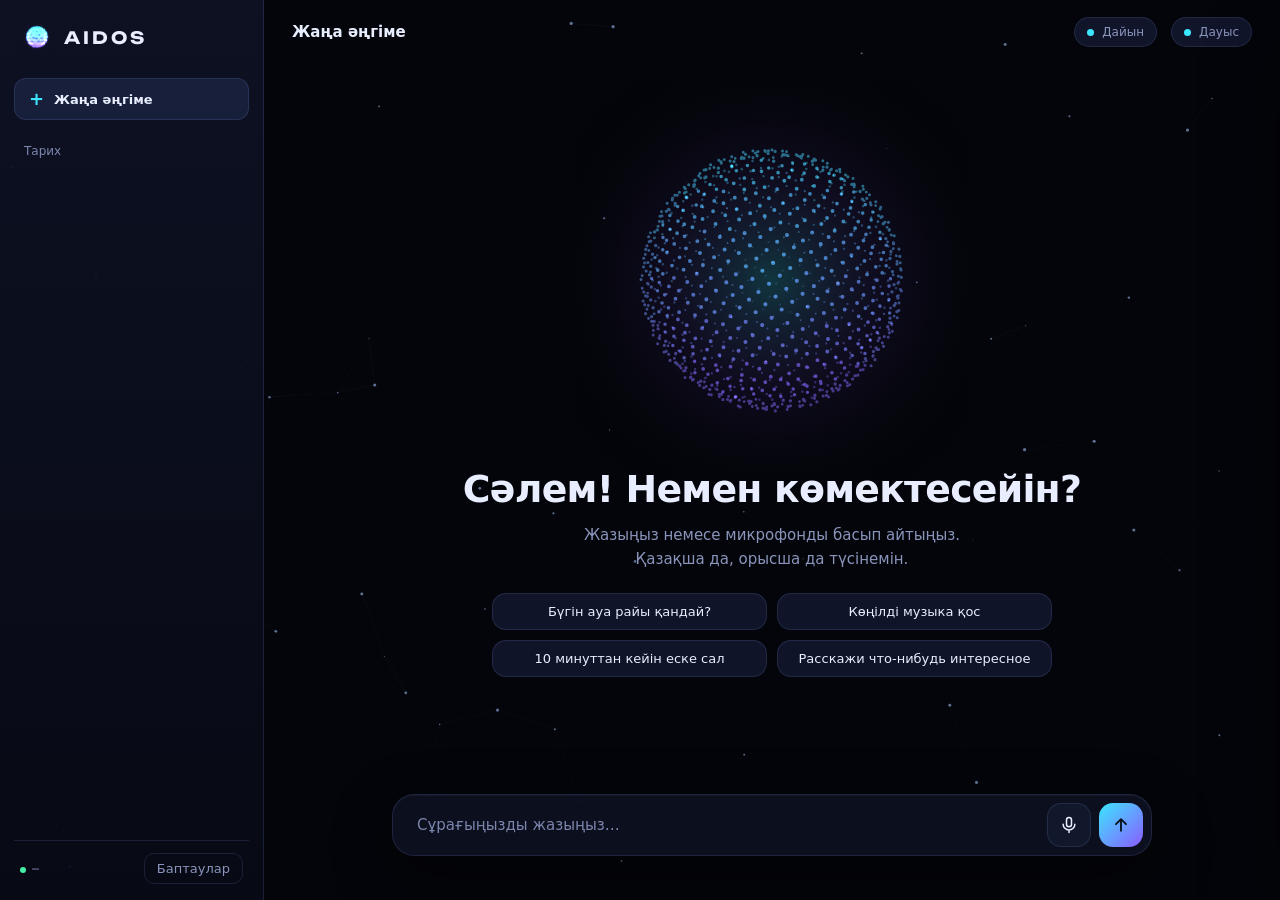
<file: src/aidos/webui/web/index.html>
<!doctype html>
<html lang="kk">
<head>
<meta charset="utf-8">
<meta name="viewport" content="width=device-width, initial-scale=1">
<title>Aidos</title>
<link rel="preconnect" href="https://fonts.googleapis.com">
<link rel="stylesheet" href="https://fonts.googleapis.com/css2?family=Unbounded:wght@600;700&family=JetBrains+Mono:wght@400;500&display=swap">
<style>
  :root {
    --void: #04050A;
    --deep: #0A0D18;
    --glass: rgba(18, 24, 46, 0.9);
    --glass-hi: rgba(34, 44, 80, 0.55);
    --edge: rgba(140, 170, 255, 0.14);
    --edge-hi: rgba(140, 170, 255, 0.28);
    --plasma: #3CE6FF;
    --ion: #8B5CFF;
    --pulse: #FF4FD8;
    --solar: #FFB13D;
    --text: #E8EEFF;
    --dim: #8A95BC;
    --faint: #7C86AD;
    --state: var(--plasma);
    /* Unbounded — тек латын логотипке: онда қазақ әріптері жоқ */
    --brand: "Unbounded", "SF Pro Display", system-ui, sans-serif;
    --display: "SF Pro Display", system-ui, -apple-system, sans-serif;
    --body: "SF Pro Text", system-ui, -apple-system, sans-serif;
    --orb: min(400px, 44vh);
    --mono: "JetBrains Mono", ui-monospace, Menlo, monospace;
  }
  body[data-state="listening"] { --state: var(--pulse); }
  body[data-state="thinking"]  { --state: var(--solar); }
  body[data-state="speaking"]  { --state: var(--plasma); }

  * { box-sizing: border-box; margin: 0; }
  button, input, select { font: inherit; color: inherit; }
  html, body { height: 100%; }
  body {
    background: var(--void);
    color: var(--text);
    font: 15px/1.6 var(--body);
    overflow: hidden;
    -webkit-font-smoothing: antialiased;
    user-select: none;
  }
  #bg { position: fixed; inset: 0; z-index: 0; }

  .app { position: relative; z-index: 1; display: grid; grid-template-columns: 264px 1fr; height: 100%; }

  /* ── Rail ─────────────────────────────────────────── */
  .rail {
    display: flex; flex-direction: column; gap: 6px;
    padding: 22px 14px 16px;
    background: linear-gradient(180deg, rgba(14, 18, 36, 0.94), rgba(8, 10, 22, 0.92));
    border-right: 1px solid var(--edge);
  }
  .brand { display: flex; align-items: center; gap: 12px; padding: 0 8px 20px; }
  .brand canvas { width: 30px; height: 30px; }
  .brand b { font: 700 17px/1 var(--brand); letter-spacing: 0.18em; }
  .new {
    display: flex; align-items: center; gap: 10px;
    height: 42px; padding: 0 14px; border-radius: 12px;
    background: var(--glass-hi); border: 1px solid var(--edge);
    color: var(--text); font: 600 13px var(--body); cursor: pointer;
    transition: border-color .2s;
  }
  .new:hover { border-color: rgba(60, 230, 255, .5); }
  .new span { color: var(--plasma); font-size: 18px; line-height: 1; }
  .rail-h { font: 400 12px var(--body); color: var(--faint); padding: 18px 10px 6px; }
  .history { flex: 1; overflow-y: auto; display: flex; flex-direction: column; gap: 2px; padding-right: 2px; }
  .history button {
    text-align: left; border: 0; background: transparent; color: var(--dim);
    font: 400 13px var(--body); padding: 8px 10px; border-radius: 10px; cursor: pointer;
    white-space: nowrap; overflow: hidden; text-overflow: ellipsis; position: relative;
  }
  .history button:hover { background: rgba(140, 170, 255, .07); color: var(--text); }
  .history button.active { color: var(--text); background: rgba(60, 230, 255, .12); }
  .rail-foot { display: flex; align-items: center; justify-content: space-between; gap: 8px; padding: 12px 6px 0; border-top: 1px solid var(--edge); }
  .telemetry { font: 400 12px var(--body); color: var(--faint); line-height: 1.5; overflow: hidden; }
  .telemetry i { display: inline-block; width: 6px; height: 6px; border-radius: 50%; background: #45F0A6; margin-right: 6px; font-style: normal; }
  .mono { font-family: var(--mono); }
  .ghost {
    border: 1px solid var(--edge); background: transparent; color: var(--dim);
    font: 400 13px var(--body); padding: 7px 12px; border-radius: 10px; cursor: pointer;
  }
  .ghost:hover { color: var(--text); border-color: var(--edge-hi); }

  /* ── Main ─────────────────────────────────────────── */
  main { position: relative; display: grid; grid-template-rows: 64px 1fr auto; min-width: 0; }
  header { display: flex; align-items: center; gap: 14px; padding: 0 28px; }
  header h1 { font: 600 15px var(--body); flex: 1; white-space: nowrap; overflow: hidden; text-overflow: ellipsis; }
  .chip {
    display: inline-flex; align-items: center; gap: 8px; height: 30px; padding: 0 12px;
    border-radius: 15px; border: 1px solid var(--edge); background: var(--glass);
    font: 400 12px var(--body); color: var(--dim); transition: color .3s, border-color .3s;
  }
  .chip .dot { width: 7px; height: 7px; border-radius: 50%; background: var(--state); }
  body:not([data-state="idle"]) .chip { color: var(--text); border-color: color-mix(in srgb, var(--state) 45%, transparent); }
  body:not([data-state="idle"]) .chip .dot { animation: blink 1s ease-in-out infinite; }
  @keyframes blink { 50% { opacity: .35; } }
  .chip.btn { cursor: pointer; }
  .chip.btn.off { color: var(--faint); }
  .chip.btn.off .dot { background: var(--faint); box-shadow: none; }

  /* ── Orb stage ────────────────────────────────────── */
  #orb {
    position: absolute; left: 50%; top: calc(64px + 2vh); width: var(--orb); height: var(--orb);
    transform: translateX(-50%);
    transition: top .9s cubic-bezier(.2,.8,.2,1), width .9s cubic-bezier(.2,.8,.2,1), height .9s cubic-bezier(.2,.8,.2,1), opacity .6s;
    pointer-events: none; z-index: 0;
  }
  body.chatting #orb { top: 6px; width: 140px; height: 140px; opacity: .9; }

  .welcome {
    position: absolute; inset: 64px 0 0; display: flex; flex-direction: column; align-items: center; justify-content: flex-start;
    padding: calc(2vh + var(--orb) - 10px) 24px 0; text-align: center; gap: 12px; transition: opacity .25s, transform .3s;
  }
  body.chatting .welcome { opacity: 0; transform: translateY(20px); pointer-events: none; }
  .welcome h2 {
    font: 700 clamp(26px, 4.2vh, 38px)/1.15 var(--display); letter-spacing: -0.02em;
    color: var(--text);
  }
  .welcome p { color: var(--dim); max-width: 46ch; }
  .suggest { display: grid; grid-template-columns: repeat(2, minmax(0, 1fr)); gap: 10px; width: min(560px, 100%); margin-top: 10px; }
  .suggest button {
    border: 1px solid var(--edge); background: rgba(18,24,46,.85); color: var(--text);
    font: 400 13px var(--body); padding: 10px 16px; border-radius: 14px; cursor: pointer;
    transition: border-color .2s, background .2s;
  }
  .suggest button:hover { border-color: rgba(60,230,255,.45); background: rgba(34,44,80,.9); }

  /* ── Messages ─────────────────────────────────────── */
  .scroll { overflow-y: auto; padding: 120px 0 24px; opacity: 0; transition: opacity .5s .2s; mask-image: linear-gradient(transparent 0, #000 140px); }
  body.chatting .scroll { opacity: 1; }
  .thread { max-width: 760px; margin: 0 auto; padding: 0 32px; display: flex; flex-direction: column; gap: 22px; }
  .msg { animation: rise .45s cubic-bezier(.2,.8,.2,1) both; user-select: text; }
  @keyframes rise { from { opacity: 0; transform: translateY(10px); filter: blur(4px); } }
  .msg.user {
    align-self: flex-end; max-width: 72%;
    background: #141A33;
    border: 1px solid rgba(140,170,255,.22); padding: 11px 16px; border-radius: 18px 18px 6px 18px;
  }
  .msg.ai { font-size: 16px; line-height: 1.7; color: #DCE4FF; max-width: 64ch; }
  .msg.ai .chunk { animation: materialize .15s ease-out both; }
  @keyframes materialize { from { opacity: 0; } }
  .msg.ai.live::after {
    content: ""; display: inline-block; width: 8px; height: 17px; margin-left: 3px; vertical-align: -3px;
    background: var(--plasma); animation: blink .8s steps(2) infinite;
  }
  .thinking {
    font: 400 13px var(--body);
    background: linear-gradient(90deg, var(--faint) 0%, var(--solar) 45%, #FFF3D6 50%, var(--solar) 55%, var(--faint) 100%);
    background-size: 220% 100%; -webkit-background-clip: text; background-clip: text; color: transparent;
    animation: shimmer 1.6s linear infinite;
  }
  @keyframes shimmer { from { background-position: 120% 0; } to { background-position: -120% 0; } }

  /* ── Composer ─────────────────────────────────────── */
  .dock { padding: 8px 32px 18px; }
  .composer {
    position: relative; max-width: 760px; margin: 0 auto; display: flex; align-items: center; gap: 8px;
    padding: 8px 8px 8px 22px; border-radius: 22px;
    background: rgba(12, 16, 32, .94); border: 1px solid var(--edge);
    box-shadow: 0 20px 60px rgba(0,0,0,.45), inset 0 1px 0 rgba(255,255,255,.04);
  }
  @property --a { syntax: "<angle>"; initial-value: 0deg; inherits: false; }
  .composer::before {
    content: ""; position: absolute; inset: -1px; border-radius: 23px; padding: 1px; pointer-events: none;
    background: conic-gradient(from var(--a), transparent 0 55%, var(--state) 75%, #fff 80%, var(--ion) 88%, transparent 100%);
    -webkit-mask: linear-gradient(#000 0 0) content-box, linear-gradient(#000 0 0);
    -webkit-mask-composite: xor; mask-composite: exclude;
    opacity: 0; transition: opacity .4s; animation: spin 2.4s linear infinite;
  }
  body:not([data-state="idle"]) .composer::before { opacity: 1; }
  .composer:focus-within { border-color: var(--plasma); }
  @keyframes spin { to { --a: 360deg; } }
  .composer input {
    flex: 1; min-width: 0; height: 44px; border: 0; outline: 0; background: transparent;
    color: var(--text); font: 400 15px var(--body);
  }
  .composer input::placeholder { color: var(--faint); }
  .round {
    width: 44px; height: 44px; border-radius: 14px; border: 1px solid var(--edge); cursor: pointer;
    display: grid; place-items: center; background: rgba(140,170,255,.06); color: var(--text);
    transition: background .2s, box-shadow .2s, transform .15s;
  }
  .round:hover { background: rgba(140,170,255,.12); }
  .round:active { transform: scale(.97); }
  .round svg { width: 20px; height: 20px; }
  .send { background: linear-gradient(135deg, var(--plasma), var(--ion)); border: 0; color: #06101A; }
  .send:hover { background: linear-gradient(135deg, #7CF0FF, #A585FF); }
  .send:disabled { opacity: .35; cursor: default; }
  body[data-state="listening"] .send { opacity: .35; pointer-events: none; }
  .send.stop { background: rgba(140,170,255,.14); color: var(--text); border: 1px solid var(--edge-hi); }
  .send.stop:hover { background: rgba(255,120,120,.18); }
  body[data-state="listening"] .mic { background: var(--pulse); color: #1A0216; border-color: transparent; box-shadow: 0 0 30px rgba(255,79,216,.55); }
  .hint { max-width: 760px; margin: 8px auto 0; text-align: center; font: 400 12px var(--body); color: var(--faint); min-height: 18px; }
  .hint.warn { color: var(--solar); }

  :focus-visible { outline: 2px solid var(--plasma); outline-offset: 2px; }

  /* ── Settings drawer ──────────────────────────────── */
  .scrim { position: fixed; inset: 0; background: rgba(2,3,8,.5); opacity: 0; pointer-events: none; transition: opacity .3s; z-index: 5; }
  .drawer {
    position: fixed; top: 12px; right: 12px; bottom: 12px; width: 400px; z-index: 6;
    display: flex; flex-direction: column; border-radius: 22px;
    background: linear-gradient(180deg, rgba(20,26,52,.97), rgba(10,13,28,.98));
    border: 1px solid var(--edge-hi);
    box-shadow: 0 30px 80px rgba(0,0,0,.6);
    transform: translateX(calc(100% + 24px)); transition: transform .45s cubic-bezier(.2,.8,.2,1);
  }
  body.settings-open .drawer { transform: none; }
  body.settings-open .scrim { opacity: 1; pointer-events: auto; }
  .drawer header { height: 64px; padding: 0 22px; }
  .drawer header h2 { font: 600 17px var(--display); }
  .drawer .body { flex: 1; overflow-y: auto; padding: 4px 22px 18px; display: flex; flex-direction: column; gap: 22px; }
  .group h3 { font: 600 15px var(--body); color: var(--text); margin-bottom: 10px; }
  .group h3 small { color: var(--faint); font: 400 12px var(--body); margin-left: 6px; }
  .field { display: grid; grid-template-columns: 120px 1fr; align-items: center; gap: 10px; margin-bottom: 8px; }
  .field label { color: var(--dim); font-size: 13px; }
  select, .field input[type="text"] {
    width: 100%; height: 38px; padding: 0 12px; border-radius: 10px; border: 1px solid var(--edge);
    background: rgba(140,170,255,.06); color: var(--text); font: 400 13px var(--body); outline: none;
    -webkit-appearance: none; appearance: none;
  }
  select { background-image: linear-gradient(45deg, transparent 50%, var(--dim) 50%), linear-gradient(135deg, var(--dim) 50%, transparent 50%);
           background-position: calc(100% - 17px) 16px, calc(100% - 12px) 16px; background-size: 5px 5px; background-repeat: no-repeat; padding-right: 30px; }
  select:focus-visible, .field input:focus-visible { outline: 2px solid var(--plasma); outline-offset: 1px; }
  option { background: #10152A; }
  .switch { display: flex; align-items: center; gap: 10px; color: var(--dim); font-size: 13px; cursor: pointer; margin-top: 4px; }
  .switch input { appearance: none; -webkit-appearance: none; width: 38px; height: 22px; border-radius: 11px; background: rgba(140,170,255,.15); position: relative; cursor: pointer; transition: background .2s; }
  .switch input::after { content: ""; position: absolute; top: 3px; left: 3px; width: 16px; height: 16px; border-radius: 50%; background: #fff; transition: transform .2s; }
  .switch input:checked { background: linear-gradient(90deg, var(--plasma), var(--ion)); }
  .switch input:checked::after { transform: translateX(16px); }
  .drawer footer { display: flex; align-items: center; gap: 10px; padding: 14px 22px 18px; border-top: 1px solid var(--edge); }
  .drawer footer .msg-line { flex: 1; font-size: 12px; color: var(--dim); }
  .drawer footer .msg-line.err { color: #FF8A8A; }
  .primary { border: 0; border-radius: 12px; padding: 10px 18px; font: 600 13px var(--body); cursor: pointer; color: #06101A; background: linear-gradient(135deg, var(--plasma), var(--ion)); }

  ::-webkit-scrollbar { width: 8px; }
  ::-webkit-scrollbar-thumb { background: rgba(140,170,255,.12); border-radius: 4px; }

  @media (prefers-reduced-motion: reduce) {
    *, *::before, *::after { animation-duration: .01ms !important; transition-duration: .01ms !important; }
    .thinking { animation: shimmer 3s linear infinite !important; }
  }
</style>
</head>
<body data-state="idle">
<canvas id="bg"></canvas>

<div class="app">
  <aside class="rail">
    <div class="brand"><canvas id="mini" width="60" height="60"></canvas><b>AIDOS</b></div>
    <button class="new" id="newChat"><span>+</span> Жаңа әңгіме</button>
    <h2 class="rail-h">Тарих</h2>
    <nav class="history" id="history"></nav>
    <div class="rail-foot">
      <div class="telemetry"><i></i><span id="model" class="mono">—</span></div>
      <button class="ghost" id="openSettings">Баптаулар</button>
    </div>
  </aside>

  <main>
    <header>
      <h1 id="title">Жаңа әңгіме</h1>
      <span class="chip"><span class="dot"></span><span id="stateText" aria-live="polite">Дайын</span></span>
      <button class="chip btn" id="ttsToggle"><span class="dot"></span><span>Дауыс</span></button>
    </header>

    <canvas id="orb"></canvas>

    <section class="welcome">
      <h2>Сәлем! Немен көмектесейін?</h2>
      <p>Жазыңыз немесе микрофонды басып айтыңыз. Қазақша да, орысша да түсінемін.</p>
      <div class="suggest" id="suggest"></div>
    </section>

    <div class="scroll" id="scroll"><div class="thread" id="thread"></div></div>

    <div class="dock">
      <form class="composer" id="composer" autocomplete="off">
        <input id="input" placeholder="Сұрағыңызды жазыңыз…" aria-label="Хабарлама">
        <button type="button" class="round mic" id="mic" aria-label="Микрофон">
          <svg viewBox="0 0 24 24" fill="none" stroke="currentColor" stroke-width="1.8" stroke-linecap="round"><rect x="9" y="3" width="6" height="11" rx="3"/><path d="M5 11a7 7 0 0 0 14 0M12 18v3"/></svg>
        </button>
        <button type="submit" class="round send" id="send" aria-label="Жіберу">
          <svg viewBox="0 0 24 24" fill="none" stroke="currentColor" stroke-width="2.2" stroke-linecap="round" stroke-linejoin="round"><path d="M12 19V5M6 11l6-6 6 6"/></svg>
        </button>
      </form>
      <div class="hint" id="hint"></div>
    </div>
  </main>
</div>

<div class="scrim" id="scrim"></div>
<aside class="drawer" id="drawer" role="dialog" aria-modal="true" aria-label="Баптаулар" inert>
  <header><h2>Баптаулар</h2><button class="ghost" id="closeSettings">Жабу</button></header>
  <div class="body">
    <div class="group">
      <h3>Модель <small>LLM</small></h3>
      <div class="field"><label for="s-llm">Провайдер</label><select id="s-llm"></select></div>
      <div class="field"><label for="s-model">Модель</label><input type="text" id="s-model" list="models"><datalist id="models"></datalist></div>
      <div class="field"><label for="s-tokens">Жауап ұзындығы</label>
        <select id="s-tokens"><option value="150">Өте қысқа</option><option value="300">Қысқа</option><option value="600">Орташа</option><option value="1500">Ұзын</option></select></div>
      <label class="switch"><input type="checkbox" id="s-fast"> Жылдам жауап — бір LLM сұранысы</label>
    </div>
    <div class="group">
      <h3>Сөзді тану <small>STT</small></h3>
      <div class="field"><label for="s-stt">Провайдер</label><select id="s-stt"></select></div>
      <div class="field"><label for="s-sttlang">Тіл</label><select id="s-sttlang"></select></div>
    </div>
    <div class="group">
      <h3>Дауыс <small>TTS</small></h3>
      <div class="field"><label for="s-tts">Провайдер</label><select id="s-tts"></select></div>
      <div class="field"><label for="s-voice">Қазақша</label><select id="s-voice"></select></div>
      <div class="field"><label for="s-voiceru">Орысша</label><select id="s-voiceru"></select></div>
      <div class="field"><label for="s-effect">Эффект</label><select id="s-effect"></select></div>
      <button class="ghost" id="preview" type="button">Тыңдап көру</button>
    </div>
  </div>
  <footer><span class="msg-line" id="settingsMsg"></span><button class="ghost" id="cancelSettings">Болдырмау</button><button class="primary" id="saveSettings">Сақтау</button></footer>
</aside>

<script>
const $ = (id) => document.getElementById(id);
const reduced = matchMedia("(prefers-reduced-motion: reduce)").matches;
const STATE_TEXT = { idle: "Дайын", listening: "Тыңдап тұрмын", thinking: "Ойланып жатырмын", speaking: "Сөйлеп тұрмын" };
const SUGGEST = ["Бүгін ауа райы қандай?", "Көңілді музыка қос", "10 минуттан кейін еске сал", "Расскажи что-нибудь интересное"];

/* ── Background constellation ─────────────────────────── */
(() => {
  const c = $("bg"), g = c.getContext("2d");
  let W, H, pts;
  const resize = () => {
    W = c.width = innerWidth; H = c.height = innerHeight;
    c.style.width = innerWidth + "px"; c.style.height = innerHeight + "px";
    pts = Array.from({ length: 60 }, () => ({ x: Math.random() * W, y: Math.random() * H, vx: (Math.random() - .5) * .15, vy: (Math.random() - .5) * .15, r: Math.random() * 1.4 + .3 }));
  };
  resize(); addEventListener("resize", resize);
  const link = 140;
  let skip = false;
  const frame = () => {
    skip = !skip;
    if (skip || document.hidden) { if (!reduced) requestAnimationFrame(frame); return; }
    g.clearRect(0, 0, W, H);
    for (const p of pts) {
      p.x = (p.x + p.vx + W) % W; p.y = (p.y + p.vy + H) % H;
      g.fillStyle = "rgba(170,200,255,.55)"; g.beginPath(); g.arc(p.x, p.y, p.r, 0, 7); g.fill();
    }
    for (let i = 0; i < pts.length; i++) for (let j = i + 1; j < pts.length; j++) {
      const a = pts[i], b = pts[j], d = Math.hypot(a.x - b.x, a.y - b.y);
      if (d < link) { g.strokeStyle = `rgba(120,160,255,${(1 - d / link) * .12})`; g.lineWidth = .6; g.beginPath(); g.moveTo(a.x, a.y); g.lineTo(b.x, b.y); g.stroke(); }
    }
    if (!reduced) requestAnimationFrame(frame);
  };
  frame();
})();

/* ── Particle sphere ──────────────────────────────────── */
function makeOrb(canvas, { count = 1100, mini = false } = {}) {
  const CB = 6, DB = 4;
  const buckets = Array.from({ length: CB * DB }, () => []);
  const g = canvas.getContext("2d");
  const golden = Math.PI * (3 - Math.sqrt(5));
  const pts = Array.from({ length: count }, (_, i) => {
    const y = 1 - (i / (count - 1)) * 2, r = Math.sqrt(1 - y * y), th = golden * i;
    return { x: Math.cos(th) * r, y, z: Math.sin(th) * r, seed: Math.random() * 6.28 };
  });
  const PAL = {
    idle:      { a: [60, 230, 255],  b: [139, 92, 255], rot: .0035, amp: .02, wave: 0 },
    listening: { a: [255, 79, 216],  b: [139, 92, 255], rot: .006,  amp: .05, wave: 1 },
    thinking:  { a: [255, 177, 61],  b: [255, 100, 160], rot: .03,  amp: .03, wave: 0 },
    speaking:  { a: [60, 230, 255],  b: [190, 120, 255], rot: .008, amp: .10, wave: 0 },
  };
  const cur = { a: [...PAL.idle.a], b: [...PAL.idle.b], rot: PAL.idle.rot, amp: PAL.idle.amp, wave: 0 };
  let state = "idle", ax = 0, ay = 0, t = 0, level = 0, boot = 0;
  const lerp = (x, y, k) => x + (y - x) * k;

  function draw() {
    if (document.hidden) { requestAnimationFrame(draw); return; }
    const dpr = Math.min(devicePixelRatio, 1.5), w = canvas.clientWidth * dpr, h = canvas.clientHeight * dpr;
    if (canvas.width !== w || canvas.height !== h) { canvas.width = w; canvas.height = h; }
    const tgt = PAL[state];
    for (let k = 0; k < 3; k++) { cur.a[k] = lerp(cur.a[k], tgt.a[k], .05); cur.b[k] = lerp(cur.b[k], tgt.b[k], .05); }
    cur.rot = lerp(cur.rot, tgt.rot, .04); cur.amp = lerp(cur.amp, tgt.amp, .06); cur.wave = lerp(cur.wave, tgt.wave, .06);
    t += 1; boot = Math.min(1, boot + .012);
    ay += cur.rot; ax = Math.sin(t * .003) * .35;
    const target = state === "speaking" ? (.45 + .55 * Math.abs(Math.sin(t * .21) * Math.sin(t * .057))) * (0.6 + Math.random() * .4) : 0;
    level = lerp(level, target, .25);

    g.clearRect(0, 0, w, h);
    const cx = w / 2, cy = h / 2, R = Math.min(w, h) * .33 * (1 - Math.pow(1 - boot, 3));
    const glow = g.createRadialGradient(cx, cy, 0, cx, cy, R * 1.9);
    glow.addColorStop(0, `rgba(${cur.a.map(Math.round)},${.22 + level * .2})`);
    glow.addColorStop(.45, `rgba(${cur.b.map(Math.round)},.08)`);
    glow.addColorStop(1, "rgba(0,0,0,0)");
    g.fillStyle = glow; g.fillRect(0, 0, w, h);

    g.globalCompositeOperation = "lighter";
    const cosY = Math.cos(ay), sinY = Math.sin(ay), cosX = Math.cos(ax), sinX = Math.sin(ax);
    const size = (mini ? 1.6 : 1.5) * dpr;
    for (const b of buckets) b.length = 0;
    for (const p of pts) {
      let x = p.x * cosY - p.z * sinY, z = p.x * sinY + p.z * cosY, y = p.y * cosX - z * sinX;
      z = p.y * sinX + z * cosX;
      const s = 1 + Math.sin(t * .02 + p.seed) * cur.amp + cur.wave * .07 * Math.sin(t * .09 - p.y * 7)
              + level * .22 * Math.sin(p.seed * 3 + t * .3);
      const depth = (z + 1.6) / 2.6;
      const ci = Math.min(CB - 1, ((p.y + 1) / 2 * CB) | 0), di = Math.min(DB - 1, (depth * DB) | 0);
      buckets[ci * DB + di].push(cx + x * R * s, cy + y * R * s, size * (.4 + depth));
    }
    for (let ci = 0; ci < CB; ci++) {
      const k = (ci + .5) / CB;
      const col = [0, 1, 2].map(j => Math.round(cur.a[j] * (1 - k) + cur.b[j] * k));
      for (let di = 0; di < DB; di++) {
        const arr = buckets[ci * DB + di];
        if (!arr.length) continue;
        g.fillStyle = `rgba(${col},${(.15 + (di + .5) / DB * .75) * boot})`;
        g.beginPath();
        for (let i = 0; i < arr.length; i += 3) { g.moveTo(arr[i] + arr[i + 2], arr[i + 1]); g.arc(arr[i], arr[i + 1], arr[i + 2], 0, 6.283); }
        g.fill();
      }
    }
    if (state === "thinking" && !mini) {
      g.strokeStyle = `rgba(${cur.a.map(Math.round)},.5)`; g.lineWidth = 1.2 * dpr;
      for (let i = 0; i < 3; i++) {
        g.beginPath();
        g.ellipse(cx, cy, R * (1.25 + i * .12), R * (.32 + i * .05), t * .02 * (i % 2 ? -1 : 1) + i, t * .05, t * .05 + 2.2);
        g.stroke();
      }
    }
    g.globalCompositeOperation = "source-over";
    if (!reduced || boot < 1) requestAnimationFrame(draw);
  }
  draw();
  return { setState: (s) => { state = s; } };
}
const orb = makeOrb($("orb"));
const mini = makeOrb($("mini"), { count: 260, mini: true });

/* ── App state ────────────────────────────────────────── */
let api = null, opts = null, liveEl = null, thinkingEl = null, heardTimer = null, lastFocus = null;
const thread = $("thread"), scroll = $("scroll");
const toBottom = () => { scroll.scrollTop = scroll.scrollHeight; };

const ICON_SEND = '<svg viewBox="0 0 24 24" fill="none" stroke="currentColor" stroke-width="2.2" stroke-linecap="round" stroke-linejoin="round"><path d="M12 19V5M6 11l6-6 6 6"/></svg>';
const ICON_STOP = '<svg viewBox="0 0 24 24" fill="currentColor"><rect x="7" y="7" width="10" height="10" rx="2"/></svg>';
function setState(s) {
  document.body.dataset.state = s;
  const busy = s === "thinking" || s === "speaking", btn = $("send");
  if (busy !== btn.classList.contains("stop")) {
    btn.classList.toggle("stop", busy);
    btn.innerHTML = busy ? ICON_STOP : ICON_SEND;
    btn.setAttribute("aria-label", busy ? "Тоқтату" : "Жіберу");
  }
  $("stateText").textContent = STATE_TEXT[s] || "";
  orb.setState(s); mini.setState(s);
}
function hint(text, warn = false) {
  const h = $("hint"); h.textContent = text || ""; h.classList.toggle("warn", warn);
  // Қате келесі әрекетке дейін тұрады — оны оқып үлгеру керек
  if (text && !warn) setTimeout(() => { if (h.textContent === text) h.textContent = ""; }, 4000);
}
function chatting(on) { document.body.classList.toggle("chatting", on); }

function addMsg(text, user) {
  chatting(true);
  const el = document.createElement("div");
  el.className = "msg " + (user ? "user" : "ai");
  el.textContent = text;
  thread.appendChild(el); toBottom();
  return el;
}
function showThinking() {
  thinkingEl = document.createElement("div");
  thinkingEl.className = "thinking"; thinkingEl.textContent = "Ойланып жатырмын…";
  thread.appendChild(thinkingEl); toBottom();
}
function hideThinking() { if (thinkingEl) { thinkingEl.remove(); thinkingEl = null; } }

function renderHistory(list, active) {
  const nav = $("history"); nav.innerHTML = "";
  for (const s of list) {
    const b = document.createElement("button");
    b.textContent = s.title; b.title = s.title;
    if (s.id === active) { b.classList.add("active"); b.setAttribute("aria-current", "page"); }
    b.onclick = () => openSession(s.id);
    nav.appendChild(b);
  }
}

async function openSession(id) {
  const data = await api.open_session(id);
  thread.innerHTML = ""; liveEl = null; hideThinking();
  for (const m of data.messages) addMsg(m.text, m.user);
  $("title").textContent = data.title;
  [...$("history").children].forEach(b => b.classList.toggle("active", b.title === data.title));
  chatting(data.messages.length > 0);
}

function send(text) {
  text = (text || "").trim();
  if (!text || document.body.dataset.state === "thinking") return;
  hint(""); clearTimeout(heardTimer);
  addMsg(text, true); showThinking();
  $("input").value = "";
  api.send(text);
}

/* ── Events from Python ───────────────────────────────── */
window.Aidos = {
  emit(type, data) {
    if (type === "state") setState(data);
    else if (type === "status") hint(data, true);
    else if (type === "heard") {
      // Танылған мәтін 1.2s көрінеді: түзеткісі келсе, пернені басу жіберуді тоқтатады
      $("input").value = data; $("input").focus();
      hint("Танылды — жіберілуде… Түзету үшін жаза бастаңыз");
      heardTimer = setTimeout(() => send($("input").value), 1200);
    }
    else if (type === "delta") {
      hideThinking();
      if (!liveEl) { liveEl = addMsg("", false); liveEl.classList.add("live"); }
      const span = document.createElement("span"); span.className = "chunk"; span.textContent = data;
      liveEl.appendChild(span); toBottom();
    }
    else if (type === "done") {
      hideThinking();
      if (liveEl) { liveEl.classList.remove("live"); liveEl.textContent = data; liveEl = null; }
      else addMsg(data, false);
      toBottom();
    }
    else if (type === "sessions") { renderHistory(data.list, data.active); $("title").textContent = data.title; }
  },
};

/* ── Settings ─────────────────────────────────────────── */
const fill = (sel, entries, value) => {
  sel.innerHTML = "";
  for (const [v, label] of entries) { const o = new Option(label, v); sel.appendChild(o); }
  sel.value = value;
};
function syncModels(providerId, model) {
  const p = opts.llm.find(x => x.id === providerId);
  $("models").innerHTML = p.models.map(m => `<option value="${m}">`).join("");
  $("s-model").value = model || p.default;
}
function loadSettings(s) {
  fill($("s-llm"), opts.llm.map(p => [p.id, p.hasKey ? p.title : `${p.title} — кілт жоқ`]), s.llm_provider);
  syncModels(s.llm_provider, s.llm_model);
  $("s-tokens").value = String(s.max_tokens); $("s-fast").checked = s.fast_mode;
  fill($("s-stt"), Object.entries(opts.stt), s.stt_provider);
  fill($("s-sttlang"), Object.entries(opts.sttLang), s.stt_language);
  fill($("s-tts"), Object.entries(opts.tts), s.tts_provider);
  fill($("s-voice"), Object.entries(opts.voices), s.tts_voice);
  fill($("s-voiceru"), Object.entries(opts.voices).filter(([k]) => !k.startsWith("kk-")), s.tts_voice_ru);
  fill($("s-effect"), Object.entries(opts.effects), s.tts_effect);
}
const ttsValues = () => ({ tts_provider: $("s-tts").value, tts_voice: $("s-voice").value, tts_voice_ru: $("s-voiceru").value, tts_effect: $("s-effect").value });
const toggleSettings = (open) => {
  document.body.classList.toggle("settings-open", open);
  document.querySelector(".app").inert = open;
  $("drawer").inert = !open;
  $("settingsMsg").textContent = "";
  if (open) { lastFocus = document.activeElement; setTimeout(() => $("s-llm").focus(), 50); }
  else if (lastFocus) lastFocus.focus();
};

/* ── Wiring ───────────────────────────────────────────── */
for (const s of SUGGEST) {
  const b = document.createElement("button"); b.textContent = s; b.onclick = () => send(s); $("suggest").appendChild(b);
}
$("input").addEventListener("input", () => { clearTimeout(heardTimer); hint(""); });
$("composer").addEventListener("submit", (e) => {
  e.preventDefault();
  if ($("send").classList.contains("stop")) { if (e.submitter === $("send")) api.stop(); return; }
  send($("input").value);
});
$("mic").onclick = () => api && api.mic();
$("newChat").onclick = async () => {
  const r = await api.new_chat();
  thread.innerHTML = ""; liveEl = null; hideThinking(); chatting(false);
  $("title").textContent = "Жаңа әңгіме"; renderHistory(r.sessions, null); $("input").focus();
};
$("ttsToggle").onclick = async () => { const on = await api.toggle_tts(); $("ttsToggle").classList.toggle("off", !on); };
$("openSettings").onclick = () => toggleSettings(true);
$("closeSettings").onclick = $("cancelSettings").onclick = $("scrim").onclick = () => toggleSettings(false);
$("s-llm").onchange = () => syncModels($("s-llm").value, "");
$("preview").onclick = () => api.preview_voice(ttsValues());
$("saveSettings").onclick = async () => {
  const r = await api.save_settings({
    llm_provider: $("s-llm").value, llm_model: $("s-model").value,
    max_tokens: Number($("s-tokens").value), fast_mode: $("s-fast").checked,
    stt_provider: $("s-stt").value, stt_language: $("s-sttlang").value, ...ttsValues(),
  });
  const m = $("settingsMsg");
  if (r.ok) { $("model").textContent = r.model; m.className = "msg-line"; m.textContent = "Сақталды"; setTimeout(() => toggleSettings(false), 700); }
  else { m.className = "msg-line err"; m.textContent = r.error; }
};
addEventListener("keydown", (e) => { if (e.key === "Escape") toggleSettings(false); });

window.addEventListener("pywebviewready", async () => {
  api = window.pywebview.api;
  const d = await api.init();
  opts = d.options;
  $("model").textContent = d.model;
  $("ttsToggle").classList.toggle("off", !d.tts);
  renderHistory(d.sessions, null);
  loadSettings(d.settings);
  $("input").focus();
});
</script>
</body>
</html>
</file>
